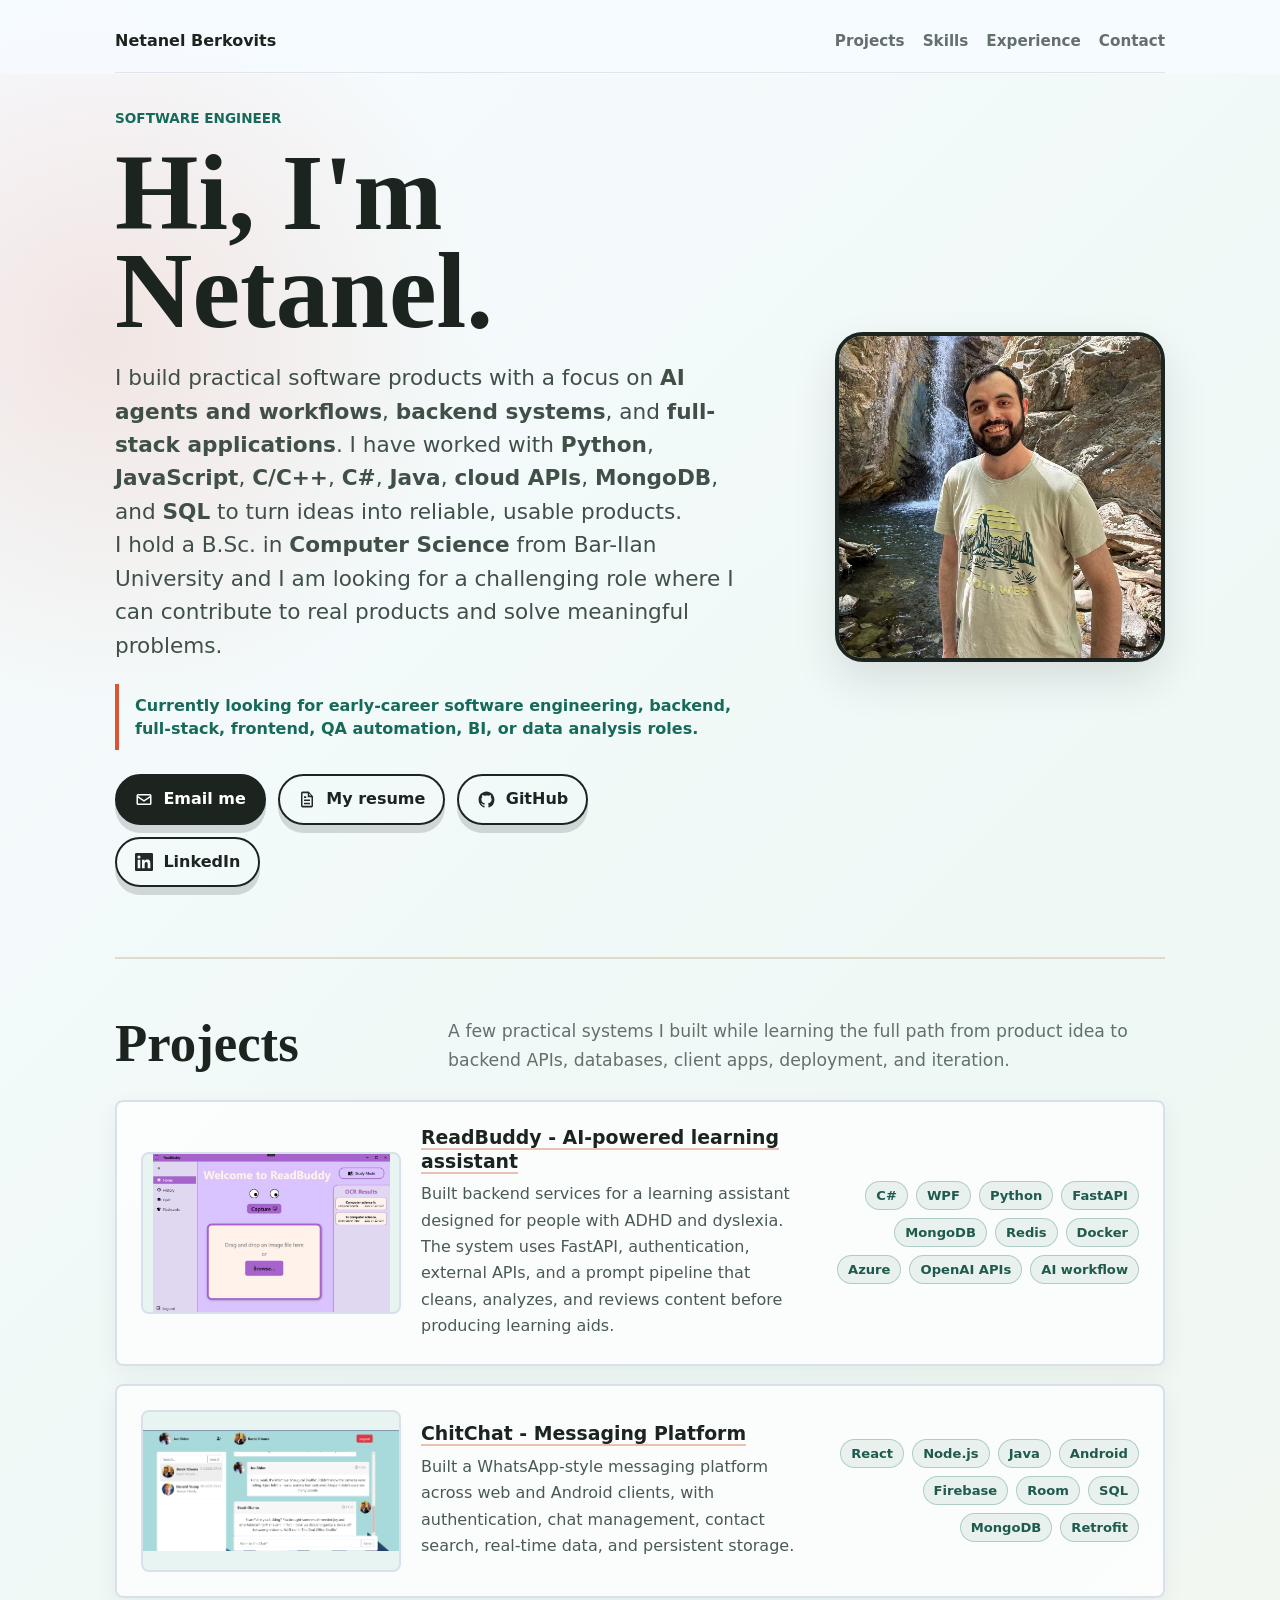
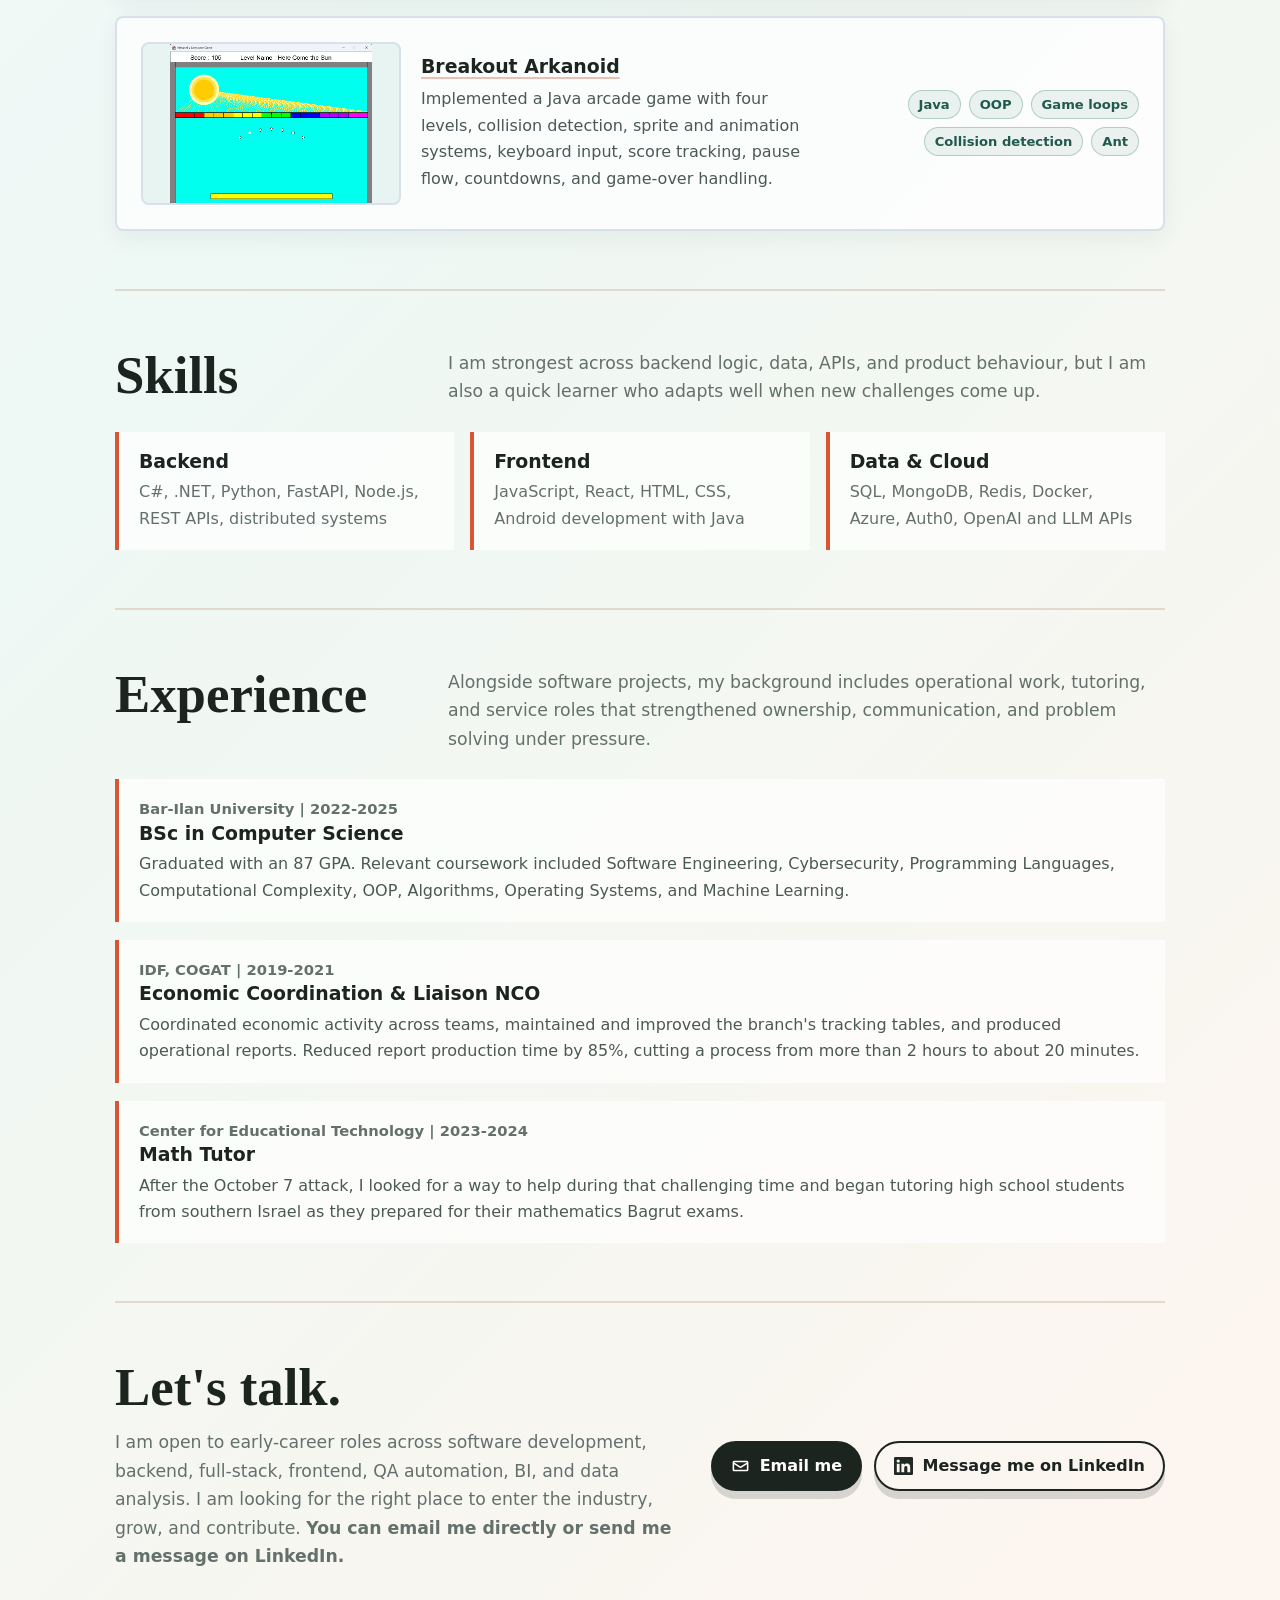
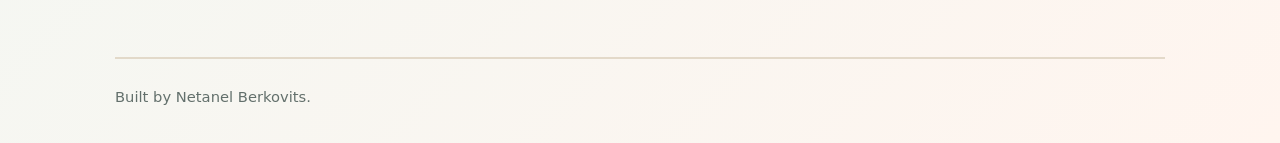
<file: index.html>
<!doctype html>
<html lang="en">
  <head>
    <meta charset="utf-8" />
    <meta name="viewport" content="width=device-width, initial-scale=1" />
    <meta
      name="description"
      content="Netanel Berkovits, software engineer with hands-on AI, backend, full-stack, JavaScript, and database project experience."
    />
    <title>Netanel Berkovits | Software Engineer</title>
    <link rel="icon" type="image/svg+xml" href="assets/icons/favicon.svg" />
    <link rel="stylesheet" href="styles.css" />
  </head>
  <body>
    <div class="page">
      <header class="site-header">
        <a class="brand" href="#">Netanel Berkovits</a>
        <nav class="nav" aria-label="Primary navigation">
          <a href="#projects">Projects</a>
          <a href="#skills">Skills</a>
          <a href="#experience">Experience</a>
          <a href="#contact">Contact</a>
        </nav>
      </header>

      <main>
        <section class="hero" aria-labelledby="intro-title">
          <div>
            <p class="eyebrow">Software Engineer</p>
            <h1 id="intro-title">Hi, I'm Netanel.</h1>
            <p class="lede">
              I build practical software products with a focus on
              <b>AI agents and workflows</b>, <b>backend systems</b>, and
              <b>full-stack applications</b>. I have worked with <b>Python</b>,
              <b>JavaScript</b>, <b>C/C++</b>, <b>C#</b>, <b>Java</b>,
              <b>cloud APIs</b>, <b>MongoDB</b>, and <b>SQL</b> to turn ideas
              into reliable, usable products. <br />
              I hold a B.Sc. in <b>Computer Science</b> from Bar-Ilan University
              and I am looking for a challenging role where I can contribute to
              real products and solve meaningful problems.
            </p>
            <p class="availability">
              Currently looking for early-career software engineering, backend,
              full-stack, frontend, QA automation, BI, or data analysis roles.
            </p>
            <div class="hero-actions" aria-label="Primary actions">
              <a class="button" href="mailto:netanel.berkovits@gmail.com">
                <img
                  class="icon"
                  src="assets/icons/envelope.svg"
                  alt=""
                  aria-hidden="true"
                />
                Email me
              </a>
              <a
                class="button secondary"
                href="assets/docs/Netanel-Berkovits-Resume.pdf"
              >
                <img
                  class="icon"
                  src="assets/icons/document.svg"
                  alt=""
                  aria-hidden="true"
                />
                My resume
              </a>
              <a class="button secondary" href="https://github.com/nello0b">
                <img
                  class="icon"
                  src="assets/icons/github.svg"
                  alt=""
                  aria-hidden="true"
                />
                GitHub
              </a>
              <a
                class="button secondary"
                href="https://www.linkedin.com/in/netanel-berkovits-047b68267/"
              >
                <img
                  class="icon"
                  src="assets/icons/linkedin.svg"
                  alt=""
                  aria-hidden="true"
                />
                LinkedIn
              </a>
            </div>
          </div>

          <div class="portrait-wrap">
            <img
              class="portrait"
              src="assets/images/Netanel.webp"
              alt="Netanel Berkovits"
            />
          </div>
        </section>

        <section id="projects" aria-labelledby="projects-title">
          <div class="section-head">
            <h2 id="projects-title">Projects</h2>
            <p>
              A few practical systems I built while learning the full path from
              product idea to backend APIs, databases, client apps, deployment,
              and iteration.
            </p>
          </div>

          <div class="project-list">
            <article class="project project-with-media">
              <a
                class="project-media"
                href="https://github.com/nello0b/ReadBuddy"
                aria-label="View ReadBuddy - AI-powered learning assistant on GitHub"
              >
                <img
                  src="assets/images/readbuddy-home.png"
                  alt="ReadBuddy app home screen"
                  loading="lazy"
                  decoding="async"
                />
              </a>
              <div class="project-body">
                <h3>
                  <a href="https://github.com/nello0b/ReadBuddy">
                    ReadBuddy - AI-powered learning assistant
                  </a>
                </h3>
                <p>
                  Built backend services for a learning assistant designed for
                  people with ADHD and dyslexia. The system uses FastAPI,
                  authentication, external APIs, and a prompt pipeline that
                  cleans, analyzes, and reviews content before producing
                  learning aids.
                </p>
              </div>
              <div class="tag-row" aria-label="Technologies">
                <span class="tag">C#</span>
                <span class="tag">WPF</span>
                <span class="tag">Python</span>
                <span class="tag">FastAPI</span>
                <span class="tag">MongoDB</span>
                <span class="tag">Redis</span>
                <span class="tag">Docker</span>
                <span class="tag">Azure</span>
                <span class="tag">OpenAI APIs</span>
                <span class="tag">AI workflow</span>
              </div>
            </article>

            <article class="project project-with-media">
              <a
                class="project-media"
                href="https://github.com/nello0b/ChitChat-Messaging-Platform"
                aria-label="View ChitChat - Messaging Platform on GitHub"
              >
                <img
                  src="assets/images/chitchat-web-chat.png"
                  alt="ChitChat web chat screen"
                  loading="lazy"
                  decoding="async"
                />
              </a>
              <div class="project-body">
                <h3>
                  <a
                    href="https://github.com/nello0b/ChitChat-Messaging-Platform"
                  >
                    ChitChat - Messaging Platform
                  </a>
                </h3>
                <p>
                  Built a WhatsApp-style messaging platform across web and
                  Android clients, with authentication, chat management, contact
                  search, real-time data, and persistent storage.
                </p>
              </div>
              <div class="tag-row" aria-label="Technologies">
                <span class="tag">React</span>
                <span class="tag">Node.js</span>
                <span class="tag">Java</span>
                <span class="tag">Android</span>
                <span class="tag">Firebase</span>
                <span class="tag">Room</span>
                <span class="tag">SQL</span>
                <span class="tag">MongoDB</span>
                <span class="tag">Retrofit</span>
              </div>
            </article>

            <article class="project project-with-media">
              <a
                class="project-media"
                href="https://github.com/nello0b/Breakout-Arkanoid"
                aria-label="View Breakout Arkanoid on GitHub"
              >
                <img
                  src="assets/images/breakout-arkanoid.png"
                  alt="Breakout Arkanoid game screen"
                  loading="lazy"
                  decoding="async"
                />
              </a>
              <div class="project-body">
                <h3>
                  <a href="https://github.com/nello0b/Breakout-Arkanoid">
                    Breakout Arkanoid
                  </a>
                </h3>
                <p>
                  Implemented a Java arcade game with four levels, collision
                  detection, sprite and animation systems, keyboard input, score
                  tracking, pause flow, countdowns, and game-over handling.
                </p>
              </div>
              <div class="tag-row" aria-label="Technologies">
                <span class="tag">Java</span>
                <span class="tag">OOP</span>
                <span class="tag">Game loops</span>
                <span class="tag">Collision detection</span>
                <span class="tag">Ant</span>
              </div>
            </article>
          </div>
        </section>

        <section id="skills" aria-labelledby="skills-title">
          <div class="section-head">
            <h2 id="skills-title">Skills</h2>
            <p>
              I am strongest across backend logic, data, APIs, and product
              behaviour, but I am also a quick learner who adapts well when new
              challenges come up.
            </p>
          </div>

          <div class="skill-grid">
            <div class="skill-block">
              <h3>Backend</h3>
              <p>
                C#, .NET, Python, FastAPI, Node.js, REST APIs, distributed
                systems
              </p>
            </div>
            <div class="skill-block">
              <h3>Frontend</h3>
              <p>JavaScript, React, HTML, CSS, Android development with Java</p>
            </div>
            <div class="skill-block">
              <h3>Data & Cloud</h3>
              <p>
                SQL, MongoDB, Redis, Docker, Azure, Auth0, OpenAI and LLM APIs
              </p>
            </div>
          </div>
        </section>

        <section id="experience" aria-labelledby="experience-title">
          <div class="section-head">
            <h2 id="experience-title">Experience</h2>
            <p>
              Alongside software projects, my background includes operational
              work, tutoring, and service roles that strengthened ownership,
              communication, and problem solving under pressure.
            </p>
          </div>

          <div class="timeline">
            <article class="timeline-item">
              <p class="meta">Bar-Ilan University | 2022-2025</p>
              <h3>BSc in Computer Science</h3>
              <p>
                Graduated with an 87 GPA. Relevant coursework included Software
                Engineering, Cybersecurity, Programming Languages, Computational
                Complexity, OOP, Algorithms, Operating Systems, and Machine
                Learning.
              </p>
            </article>
            <article class="timeline-item">
              <p class="meta">IDF, COGAT | 2019-2021</p>
              <h3>Economic Coordination & Liaison NCO</h3>
              <p>
                Coordinated economic activity across teams, maintained and
                improved the branch's tracking tables, and produced operational
                reports. Reduced report production time by 85%, cutting a
                process from more than 2 hours to about 20 minutes.
              </p>
            </article>
            <article class="timeline-item">
              <p class="meta">Center for Educational Technology | 2023-2024</p>
              <h3>Math Tutor</h3>
              <p>
                After the October 7 attack, I looked for a way to help during
                that challenging time and began tutoring high school students
                from southern Israel as they prepared for their mathematics
                Bagrut exams.
              </p>
            </article>
          </div>
        </section>

        <section id="contact" class="contact" aria-labelledby="contact-title">
          <div>
            <h2 id="contact-title">Let's talk.</h2>
            <p>
              I am open to early-career roles across software development,
              backend, full-stack, frontend, QA automation, BI, and data
              analysis. I am looking for the right place to enter the industry,
              grow, and contribute.
              <b>You can email me directly or send me a message on LinkedIn.</b>
            </p>
          </div>
          <div class="contact-actions" aria-label="Contact actions">
            <a class="button" href="mailto:netanel.berkovits@gmail.com">
              <img
                class="icon"
                src="assets/icons/envelope.svg"
                alt=""
                aria-hidden="true"
              />
              Email me
            </a>
            <a
              class="button secondary"
              href="https://www.linkedin.com/in/netanel-berkovits-047b68267/"
            >
              <img
                class="icon"
                src="assets/icons/linkedin.svg"
                alt=""
                aria-hidden="true"
              />
              Message me on LinkedIn
            </a>
          </div>
        </section>
      </main>

      <footer class="site-footer">
        <span>Built by Netanel Berkovits.</span>
      </footer>
    </div>

    <a class="back-to-top" href="#" aria-label="Back to top">&uarr;</a>

    <script>
      const backToTop = document.querySelector(".back-to-top");
      const projects = document.querySelector("#projects");

      function updateBackToTop() {
        backToTop.classList.toggle(
          "is-visible",
          window.scrollY >= projects.offsetTop - 120,
        );
      }

      updateBackToTop();
      window.addEventListener("scroll", updateBackToTop, { passive: true });
    </script>
  </body>
</html>
</file>
<file: styles.css>
:root {
  color-scheme: light;
  --bg: #f5f7fb;
  --surface: #ffffff;
  --surface-strong: #e8f4f1;
  --ink: #1c2420;
  --muted: #63706c;
  --line: #d8e0ea;
  --accent: #d95534;
  --accent-dark: #9b3925;
  --green: #176a5a;
  --blue: #345f94;
  --shadow: 0 18px 44px rgba(28, 36, 32, 0.12);
  font-family: Inter, ui-sans-serif, system-ui, -apple-system, BlinkMacSystemFont,
    "Segoe UI", sans-serif;
}

* {
  box-sizing: border-box;
}

html {
  scroll-behavior: smooth;
}

body {
  margin: 0;
  background:
    radial-gradient(circle at 8% 10%, rgba(217, 85, 52, 0.13), transparent 24rem),
    linear-gradient(135deg, #f7fbff 0%, #eef8f4 47%, #fff5ef 100%);
  color: var(--ink);
  font-size: 16px;
  line-height: 1.65;
}

a {
  color: var(--accent-dark);
  text-decoration-color: rgba(201, 79, 45, 0.35);
  text-decoration-thickness: 2px;
  text-underline-offset: 0.2em;
}

a:hover {
  color: var(--green);
  text-decoration-color: currentColor;
}

a:focus-visible {
  outline: 3px solid rgba(217, 85, 52, 0.72);
  outline-offset: 4px;
  border-radius: 6px;
}

.page {
  width: min(1050px, calc(100% - 40px));
  margin: 0 auto;
}

.site-header {
  position: sticky;
  top: 0;
  z-index: 20;
  display: flex;
  align-items: center;
  justify-content: space-between;
  gap: 20px;
  padding: 28px 0 18px;
  background: rgba(247, 251, 255, 0.9);
  border-bottom: 1px solid rgba(216, 224, 234, 0.82);
  box-shadow: 0 0 0 100vmax rgba(247, 251, 255, 0.9);
  clip-path: inset(0 -100vmax);
  backdrop-filter: blur(14px);
}

.brand {
  color: var(--ink);
  font-size: 1rem;
  font-weight: 800;
  letter-spacing: 0;
  text-decoration: none;
}

.nav {
  display: flex;
  align-items: center;
  flex-wrap: wrap;
  justify-content: flex-end;
  gap: 10px 18px;
  font-size: 0.95rem;
  font-weight: 700;
}

.nav a {
  color: var(--muted);
  text-decoration: none;
}

.nav a:hover {
  color: var(--accent-dark);
}

.hero {
  display: grid;
  grid-template-columns: minmax(0, 1.25fr) minmax(240px, 0.75fr);
  align-items: center;
  gap: 42px;
  min-height: calc(100vh - 132px);
  padding: 34px 0 70px;
  border-top: 0;
}

.eyebrow {
  margin: 0 0 14px;
  color: var(--green);
  font-size: 0.85rem;
  font-weight: 800;
  letter-spacing: 0;
  text-transform: uppercase;
}

h1,
h2,
h3,
p {
  margin-top: 0;
}

h1 {
  max-width: 12ch;
  margin-bottom: 20px;
  font-family: Georgia, "Times New Roman", serif;
  font-size: clamp(3rem, 12vw, 6.7rem);
  line-height: 0.92;
  letter-spacing: 0;
}

.lede {
  max-width: 690px;
  color: #405048;
  font-size: clamp(1.08rem, 2vw, 1.35rem);
  line-height: 1.55;
}

.availability {
  max-width: 650px;
  margin: 18px 0 0;
  border-left: 4px solid var(--accent);
  padding: 10px 0 10px 16px;
  color: var(--green);
  font-size: 1rem;
  font-weight: 800;
  line-height: 1.45;
}

.hero-actions {
  display: flex;
  flex-wrap: wrap;
  gap: 12px;
  margin-top: 24px;
}

.button .icon {
  display: block;
  width: 1.15em;
  height: 1.15em;
  flex: 0 0 auto;
  filter: brightness(0) invert(1);
}

.button.secondary .icon {
  filter: brightness(0) saturate(100%) invert(11%) sepia(10%) saturate(811%)
    hue-rotate(104deg) brightness(94%) contrast(88%);
}

.button.secondary:hover .icon {
  filter: brightness(0) saturate(100%) invert(22%) sepia(57%) saturate(1535%)
    hue-rotate(343deg) brightness(89%) contrast(86%);
}

.button {
  display: inline-flex;
  min-height: 46px;
  align-items: center;
  justify-content: center;
  gap: 10px;
  border: 2px solid var(--ink);
  border-radius: 999px;
  padding: 10px 18px;
  background: var(--ink);
  color: white;
  font-weight: 800;
  text-decoration: none;
  box-shadow: 0 8px 0 rgba(28, 36, 32, 0.16);
  transition: transform 160ms ease, box-shadow 160ms ease, background 160ms ease;
}

.button:hover {
  background: var(--green);
  color: white;
  transform: translateY(-2px);
  box-shadow: 0 10px 0 rgba(28, 36, 32, 0.16);
}

.button:focus-visible,
.back-to-top:focus-visible {
  outline-offset: 5px;
}

.button.secondary {
  background: transparent;
  color: var(--ink);
}

.button.secondary:hover {
  background: var(--surface);
  color: var(--accent-dark);
}

.portrait-wrap {
  justify-self: end;
  width: min(330px, 100%);
}

.portrait {
  display: block;
  width: 100%;
  aspect-ratio: 1;
  border: 4px solid var(--ink);
  border-radius: 28px;
  background: var(--surface-strong);
  box-shadow: var(--shadow);
  object-fit: cover;
}

section {
  scroll-margin-top: 92px;
  padding: 58px 0;
  border-top: 2px solid rgba(222, 212, 193, 0.82);
}

.section-head {
  display: grid;
  grid-template-columns: 0.42fr 1fr;
  gap: 32px;
  align-items: start;
  margin-bottom: 26px;
}

h2 {
  margin-bottom: 0;
  font-family: Georgia, "Times New Roman", serif;
  font-size: clamp(2rem, 5vw, 3.3rem);
  line-height: 1;
  letter-spacing: 0;
}

.section-head p {
  max-width: 710px;
  margin-bottom: 0;
  color: var(--muted);
  font-size: 1.08rem;
}

.project-list {
  display: grid;
  gap: 18px;
}

.project {
  display: grid;
  grid-template-columns: 1fr auto;
  gap: 20px;
  padding: 24px;
  border: 2px solid var(--line);
  border-radius: 8px;
  background: rgba(255, 255, 255, 0.76);
  box-shadow: 0 8px 24px rgba(28, 36, 32, 0.06);
}

.project-with-media {
  grid-template-columns: minmax(180px, 260px) minmax(0, 1fr) auto;
  align-items: center;
}

.project-media {
  display: block;
  overflow: hidden;
  aspect-ratio: 16 / 10;
  border: 2px solid var(--line);
  border-radius: 8px;
  background: var(--surface-strong);
  text-decoration: none;
}

.project-media img {
  display: block;
  width: 100%;
  height: 100%;
  object-fit: contain;
  transition: transform 180ms ease;
}

.project-media:hover img {
  transform: scale(1.03);
}

.project-body h3 a {
  color: var(--ink);
}

.project-body h3 a:hover {
  color: var(--accent-dark);
}

h3 {
  margin-bottom: 8px;
  font-size: 1.18rem;
  line-height: 1.25;
}

.project p,
.timeline p {
  margin-bottom: 0;
  color: #4a5a52;
}

.tag-row {
  display: flex;
  flex-wrap: wrap;
  align-content: start;
  justify-content: flex-end;
  gap: 8px;
  max-width: 310px;
}

.tag {
  border: 1px solid rgba(35, 107, 91, 0.28);
  border-radius: 999px;
  padding: 4px 10px;
  background: rgba(35, 107, 91, 0.08);
  color: #1f5a4d;
  font-size: 0.82rem;
  font-weight: 800;
  line-height: 1.45;
}

.skill-grid {
  display: grid;
  grid-template-columns: repeat(3, minmax(0, 1fr));
  gap: 16px;
}

.skill-block,
.timeline-item {
  border-left: 4px solid var(--accent);
  padding: 18px 18px 18px 20px;
  background: rgba(255, 255, 255, 0.72);
}

.skill-block h3,
.timeline-item h3 {
  margin-bottom: 6px;
}

.skill-block p,
.timeline-item .meta {
  margin-bottom: 0;
  color: var(--muted);
}

.timeline {
  display: grid;
  gap: 18px;
}

.meta {
  font-size: 0.92rem;
  font-weight: 800;
}

.contact {
  display: grid;
  grid-template-columns: 1fr auto;
  gap: 24px;
  align-items: center;
  padding-bottom: 86px;
}

.contact h2 {
  margin-bottom: 14px;
}

.contact p {
  max-width: 660px;
  margin-bottom: 0;
  color: var(--muted);
  font-size: 1.08rem;
}

.contact-actions {
  display: flex;
  flex-wrap: wrap;
  justify-content: flex-end;
  gap: 12px;
}

.site-footer {
  padding: 26px 0 34px;
  border-top: 2px solid rgba(222, 212, 193, 0.82);
  color: var(--muted);
  font-size: 0.92rem;
}

.back-to-top {
  position: fixed;
  right: 24px;
  bottom: 24px;
  z-index: 25;
  display: inline-flex;
  width: 48px;
  height: 48px;
  align-items: center;
  justify-content: center;
  border: 2px solid var(--ink);
  border-radius: 50%;
  background: var(--green);
  color: white;
  font-size: 1.5rem;
  font-weight: 900;
  line-height: 1;
  text-decoration: none;
  box-shadow: 0 8px 0 rgba(28, 36, 32, 0.16);
  opacity: 0;
  pointer-events: none;
  transform: translateY(12px);
  transition: opacity 180ms ease, transform 180ms ease, background 180ms ease;
}

.back-to-top:hover {
  background: var(--accent-dark);
  color: white;
}

.back-to-top.is-visible {
  opacity: 1;
  pointer-events: auto;
  transform: translateY(0);
}

@media (max-width: 800px) {
  .page {
    width: min(100% - 28px, 1050px);
  }

  .site-header,
  .hero,
  .section-head,
  .project,
  .project-with-media,
  .contact {
    grid-template-columns: 1fr;
  }

  .site-header {
    align-items: flex-start;
    flex-direction: column;
    gap: 12px;
  }

  .nav {
    width: 100%;
    justify-content: space-between;
    gap: 8px 12px;
  }

  .hero {
    min-height: 0;
    padding-top: 22px;
  }

  .portrait-wrap {
    justify-self: start;
    width: min(260px, 100%);
  }

  .tag-row {
    justify-content: flex-start;
    max-width: none;
  }

  .contact-actions {
    justify-content: flex-start;
  }

  .skill-grid {
    grid-template-columns: 1fr;
  }
}

@media (max-width: 520px) {
  body {
    font-size: 15px;
  }

  .site-header {
    padding: 16px 0 14px;
  }

  .brand {
    font-size: 0.95rem;
  }

  .nav {
    display: grid;
    grid-template-columns: repeat(4, minmax(0, 1fr));
    gap: 6px;
    font-size: 0.82rem;
  }

  .nav a {
    display: inline-flex;
    min-height: 34px;
    align-items: center;
    justify-content: center;
    border: 1px solid rgba(99, 112, 108, 0.18);
    border-radius: 999px;
    background: rgba(255, 255, 255, 0.55);
    padding: 5px 7px;
    text-align: center;
  }

  .hero-actions,
  .contact-actions {
    flex-direction: column;
  }

  .button {
    width: 100%;
  }

  section {
    padding: 42px 0;
  }

  .project {
    padding: 18px;
  }

  .back-to-top {
    right: 16px;
    bottom: 16px;
  }
}
</file>
